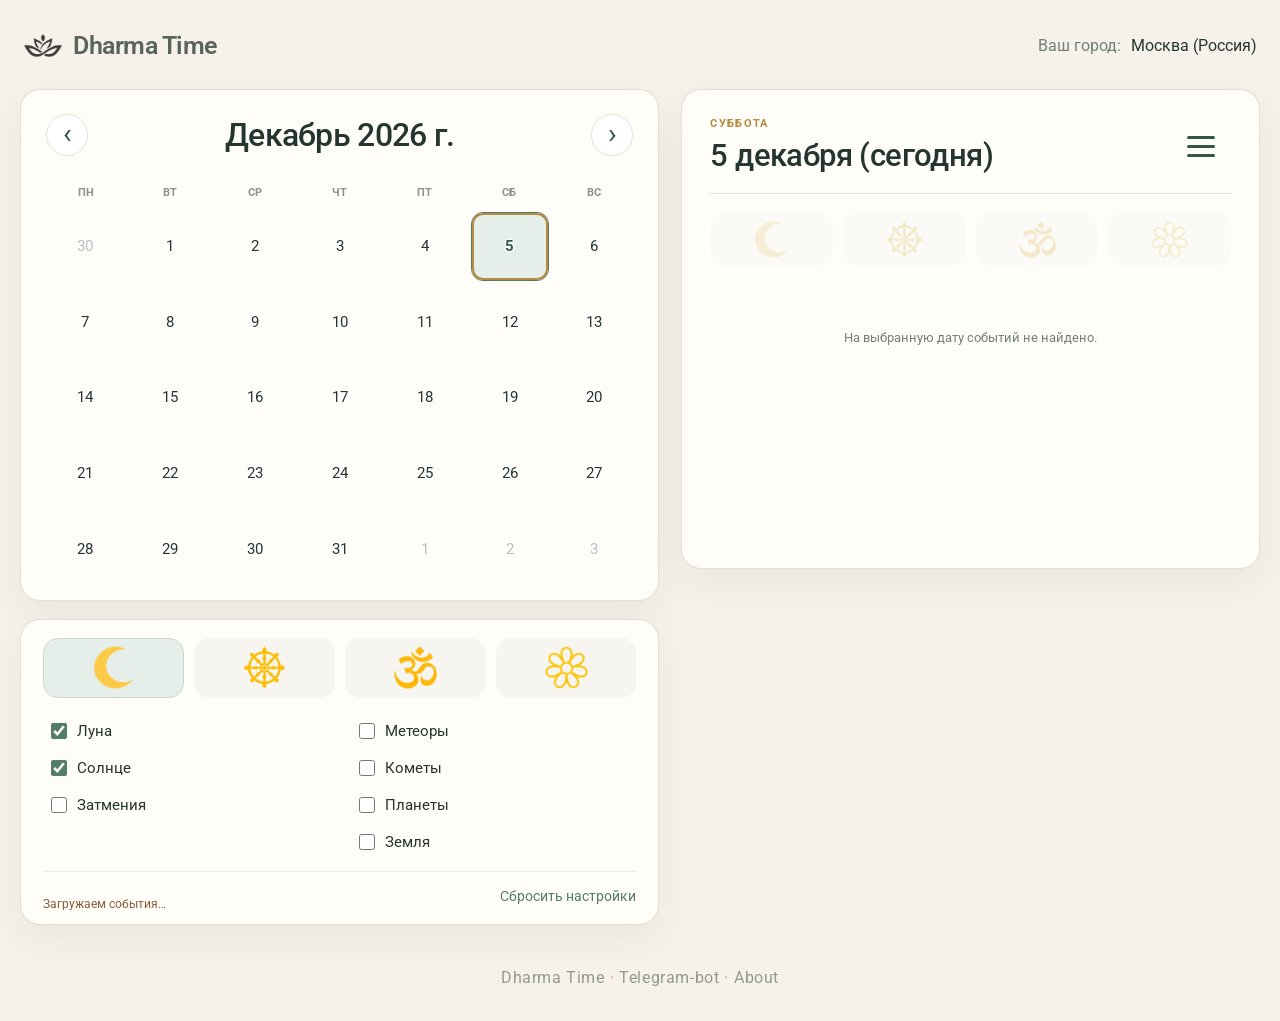
<file: index.html>
<!doctype html>
<html lang="ru">
<head>
  <meta charset="utf-8">
  <meta name="viewport" content="width=device-width, initial-scale=1">
  <meta name="theme-color" content="#f6f2e9">
  <meta name="description" content="Dharma Time — календарь астрономических явлений, лунных циклов и дат духовных традиций. Изучайте календарные события с учётом выбранного города.">
  <link rel="canonical" href="https://tssrkt.github.io/Dharma_Time/">
  <meta property="og:type" content="website">
  <meta property="og:site_name" content="Dharma Time">
  <meta property="og:title" content="Dharma Time — астрономический и духовный календарь">
  <meta property="og:description" content="Календарь астрономических явлений, лунных циклов и дат духовных традиций с учётом выбранного города.">
  <meta property="og:url" content="https://tssrkt.github.io/Dharma_Time/">
  <meta property="og:image" content="https://tssrkt.github.io/Dharma_Time/img/lotus.png">
  <meta property="og:image:alt" content="Логотип Dharma Time — лотос">
  <meta property="og:locale" content="ru_RU">
  <meta name="twitter:card" content="summary">
  <meta name="twitter:title" content="Dharma Time — астрономический и духовный календарь">
  <meta name="twitter:description" content="Календарь астрономических явлений, лунных циклов и дат духовных традиций.">
  <title>Dharma Time — астрономический и духовный календарь</title>
  <link rel="icon" href="assets/flower.svg" type="image/svg+xml">
  <link rel="preconnect" href="https://fonts.googleapis.com">
  <link rel="preconnect" href="https://fonts.gstatic.com" crossorigin>
  <link href="https://fonts.googleapis.com/css2?family=Roboto:wght@400;500;600;700&display=swap" rel="stylesheet">
  <link rel="stylesheet" href="styles.css">
  <script src="app.js" defer></script>
</head>
<body>
  <main class="app-shell">
    <header class="site-header">
      <a class="brand" href="./" aria-label="Dharma Time — на главную"><img class="brand-mark" src="img/lotus.png" alt="" aria-hidden="true"><span>Dharma Time</span></a>
      <div class="city-picker"><label for="city-search">Ваш город:</label><div class="city-search-wrap"><input id="city-search" type="text" value="Москва" autocomplete="off" aria-autocomplete="list" aria-controls="city-results" aria-expanded="false"><ul id="city-results" class="city-results" role="listbox" hidden></ul></div></div>
    </header>
    <div class="workspace">
      <section class="calendar-column" aria-label="Календарь и настройки">
        <div class="calendar-panel panel">
          <div class="month-toolbar">
            <button class="icon-button month-step" id="previous-month" type="button" aria-label="Предыдущий месяц">‹</button>
            <div class="month-heading"><h1 id="month-title">Загрузка календаря…</h1></div>
            <button class="icon-button month-step" id="next-month" type="button" aria-label="Следующий месяц">›</button>
          </div>
          <div class="weekday-row" aria-hidden="true"><span>Пн</span><span>Вт</span><span>Ср</span><span>Чт</span><span>Пт</span><span>Сб</span><span>Вс</span></div>
          <div class="calendar-grid" id="calendar-grid" role="grid" aria-label="Дни месяца"></div>
        </div>
        <section class="settings-panel panel" aria-label="Выбор календарей">
          <div class="category-tabs" id="settings-categories" aria-label="Категории календарей">
            <button class="image-tab is-active" type="button" data-category="astronomy" aria-label="Астрономические календари" aria-pressed="true"><img src="img/01.png" alt=""></button>
            <button class="image-tab" type="button" data-category="buddhism" aria-label="Буддийские календари" aria-pressed="false"><img src="img/02.png" alt=""></button>
            <button class="image-tab" type="button" data-category="hindu" aria-label="Индуистские календари" aria-pressed="false"><img src="img/03.png" alt=""></button>
            <button class="image-tab" type="button" data-category="misc" aria-label="Другие календари" aria-pressed="false"><img src="img/04.png" alt=""></button>
          </div>
          <div id="module-list" class="module-list"></div>
          <div class="settings-footer"><button id="reset-settings" class="text-button" type="button">Сбросить настройки</button></div>
          <p class="status-message" id="calendar-status" role="status" aria-live="polite"></p>
        </section>
      </section>
      <section class="day-panel panel" aria-label="События выбранного дня">
        <div class="day-menu-wrap">
          <button class="day-menu-button" id="day-menu-button" type="button" aria-label="Открыть меню" aria-haspopup="true" aria-expanded="false" aria-controls="day-menu">
            <span></span><span></span><span></span>
          </button>
          <nav class="day-menu" id="day-menu" aria-label="Главное меню" hidden>
            <button class="day-menu-item" id="language-toggle" type="button" aria-label="Switch to English" title="Switch to English">ENGLISH</button>
            <button class="day-menu-item" id="theme-toggle" type="button" aria-pressed="false">DARK THEME</button>
            <a class="day-menu-item" href="https://t.me/dharma_time_bot" target="_blank" rel="noopener noreferrer">TELEGRAM-BOT</a>
            <a class="day-menu-item" href="about.html">ABOUT</a>
          </nav>
        </div>
        <div class="day-heading"><p class="eyebrow" id="day-weekday"></p><h2 id="day-title">Выберите дату</h2></div>
        <div class="category-tabs event-tabs" id="event-categories" aria-label="Категории событий">
          <button class="image-tab is-active" type="button" data-category="astronomy" aria-label="Астрономические события" aria-pressed="true" disabled><img src="img/01.png" alt=""></button>
          <button class="image-tab" type="button" data-category="buddhism" aria-label="Буддийские события" aria-pressed="false" disabled><img src="img/02.png" alt=""></button>
          <button class="image-tab" type="button" data-category="hindu" aria-label="Индуистские события" aria-pressed="false" disabled><img src="img/03.png" alt=""></button>
          <button class="image-tab" type="button" data-category="misc" aria-label="Другие события" aria-pressed="false" disabled><img src="img/04.png" alt=""></button>
        </div>
        <div id="day-events" class="event-list"></div>
        <p class="empty-state" id="day-empty">Выберите дату в календаре.</p>
        <p class="status-message" id="day-status" role="status" aria-live="polite"></p>
      </section>
    </div>
    <footer class="site-footer"><a href="./">Dharma Time</a><span aria-hidden="true">·</span><a href="https://t.me/dharma_time_bot" target="_blank" rel="noopener noreferrer">Telegram-bot</a><span aria-hidden="true">·</span><a href="about.html">About</a></footer>
  </main>
</body>
</html>
</file>
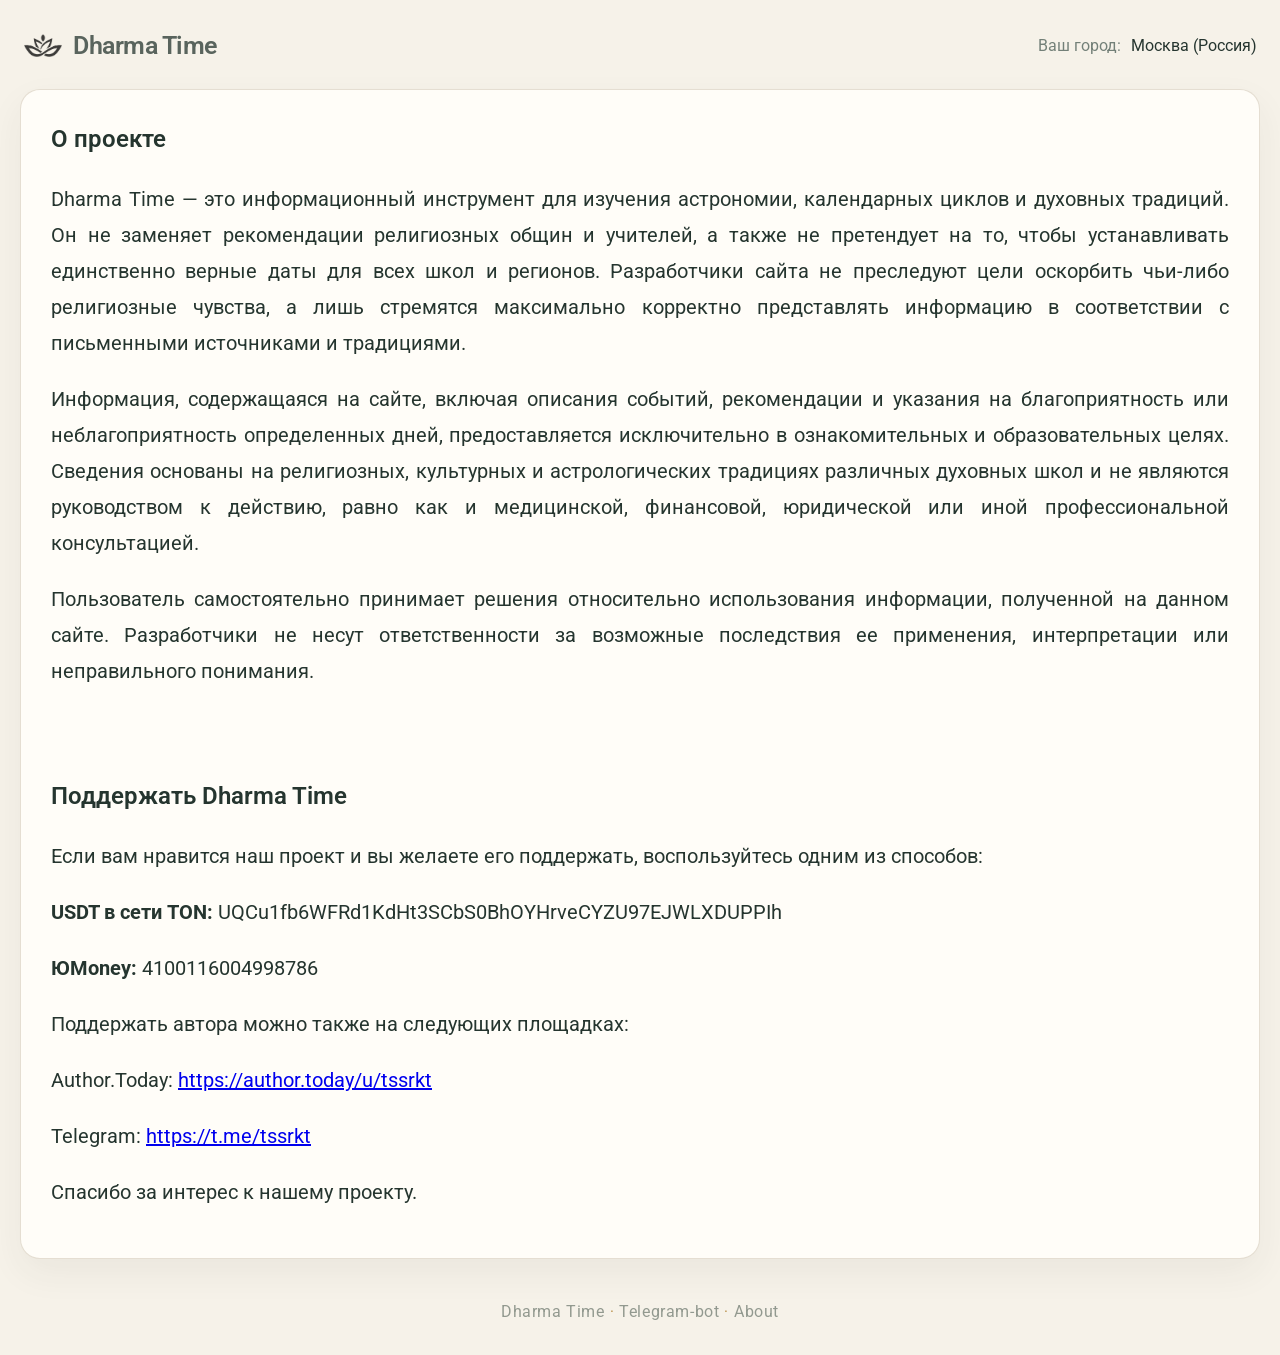
<file: about.html>
<!doctype html>
<html lang="ru">
<head>
  <meta charset="utf-8">
  <meta name="viewport" content="width=device-width, initial-scale=1">
  <meta name="theme-color" content="#f6f2e9">
  <meta name="description" content="О проекте Dharma Time: назначение календаря, принципы представления дат разных духовных традиций и ограничения информационных материалов.">
  <link rel="canonical" href="https://tssrkt.github.io/Dharma_Time/about.html">
  <meta property="og:type" content="website">
  <meta property="og:site_name" content="Dharma Time">
  <meta property="og:title" content="О проекте Dharma Time — описание календаря">
  <meta property="og:description" content="Зачем создан Dharma Time, как представляются даты разных духовных традиций и для чего предназначена информация календаря.">
  <meta property="og:url" content="https://tssrkt.github.io/Dharma_Time/about.html">
  <meta property="og:image" content="https://tssrkt.github.io/Dharma_Time/img/lotus.png">
  <meta property="og:image:alt" content="Логотип Dharma Time — лотос">
  <meta property="og:locale" content="ru_RU">
  <meta name="twitter:card" content="summary">
  <meta name="twitter:title" content="О проекте Dharma Time — описание календаря">
  <meta name="twitter:description" content="Назначение календаря Dharma Time, принципы представления дат и ограничения информационных материалов.">
  <title>О проекте Dharma Time — описание календаря</title>
  <link rel="icon" href="assets/flower.svg" type="image/svg+xml">
  <link rel="preconnect" href="https://fonts.googleapis.com">
  <link rel="preconnect" href="https://fonts.gstatic.com" crossorigin>
  <link href="https://fonts.googleapis.com/css2?family=Roboto:wght@400;500;600;700&display=swap" rel="stylesheet">
  <link rel="stylesheet" href="styles.css">
  <script src="about.js" defer></script>
</head>
<body>
  <main class="app-shell">
    <header class="site-header">
      <a class="brand" href="./" aria-label="Dharma Time — на главную"><img class="brand-mark" src="img/lotus.png" alt="" aria-hidden="true"><span>Dharma Time</span></a>
      <div class="city-picker"><label for="city-search">Ваш город:</label><div class="city-search-wrap"><input id="city-search" type="text" value="Москва" autocomplete="off" aria-autocomplete="list" aria-controls="city-results" aria-expanded="false"><ul id="city-results" class="city-results" role="listbox" hidden></ul></div></div>
    </header>
    <section class="about-panel panel" aria-labelledby="about-title">
      <h1 id="about-title">About</h1>
      <div class="about-content" data-locale="ru">
        <p>Dharma Time — это информационный инструмент для изучения астрономии, календарных циклов и духовных традиций. Он не заменяет рекомендации религиозных общин и учителей, а также не претендует на то, чтобы устанавливать единственно верные даты для всех школ и регионов. Разработчики сайта не преследуют цели оскорбить чьи-либо религиозные чувства, а лишь стремятся максимально корректно представлять информацию в соответствии с письменными источниками и традициями.</p>
        <p>Информация, содержащаяся на сайте, включая описания событий, рекомендации и указания на благоприятность или неблагоприятность определенных дней, предоставляется исключительно в ознакомительных и образовательных целях. Сведения основаны на религиозных, культурных и астрологических традициях различных духовных школ и не являются руководством к действию, равно как и медицинской, финансовой, юридической или иной профессиональной консультацией.</p>
        <p>Пользователь самостоятельно принимает решения относительно использования информации, полученной на данном сайте. Разработчики не несут ответственности за возможные последствия ее применения, интерпретации или неправильного понимания.</p>
        <p aria-hidden="true">&nbsp;</p>
        <h2>Поддержать Dharma Time</h2>
        <p>Если вам нравится наш проект и вы желаете его поддержать, воспользуйтесь одним из способов:</p>
        <p><strong>USDT в сети TON:</strong> <button type="button" class="copy-value" data-copy-value="UQCu1fb6WFRd1KdHt3SCbS0BhOYHrveCYZU97EJWLXDUPPIh" data-copy-kind="address">UQCu1fb6WFRd1KdHt3SCbS0BhOYHrveCYZU97EJWLXDUPPIh</button></p>
        <p><strong>ЮMoney:</strong> <button type="button" class="copy-value" data-copy-value="4100116004998786" data-copy-kind="number">4100116004998786</button></p>
        <p>Поддержать автора можно также на следующих площадках:</p>
        <p>Author.Today: <a href="https://author.today/u/tssrkt" target="_blank" rel="noopener noreferrer">https://author.today/u/tssrkt</a></p>
        <p>Telegram: <a href="https://t.me/tssrkt" target="_blank" rel="noopener noreferrer">https://t.me/tssrkt</a></p>
        <p>Спасибо за интерес к нашему проекту.</p>
      </div>
      <div class="about-content" data-locale="en" hidden>
        <p>Dharma Time is an informational tool for studying astronomy, calendar cycles, and spiritual traditions. It does not replace the guidance of religious communities and teachers, nor does it claim to establish universally correct dates for all schools and regions. The site's developers do not seek to offend anyone's religious feelings; they only strive to present information as accurately as possible in accordance with written sources and traditions.</p>
        <p>The information contained on the site, including event descriptions, recommendations, and indications of whether certain days are favorable or unfavorable, is provided solely for informational and educational purposes. The information is based on the religious, cultural, and astrological traditions of various spiritual schools and is not a guide to action, nor is it medical, financial, legal, or other professional advice.</p>
        <p>Users make their own decisions regarding the use of information obtained from this site. The developers are not responsible for any possible consequences of its use, interpretation, or misunderstanding.</p>
        <p aria-hidden="true">&nbsp;</p>
        <h2>Support Dharma Time</h2>
        <p>If you like our project and would like to support it, please use one of the following methods:</p>
        <p><strong>USDT on the TON network:</strong> <button type="button" class="copy-value" data-copy-value="UQCu1fb6WFRd1KdHt3SCbS0BhOYHrveCYZU97EJWLXDUPPIh" data-copy-kind="address">UQCu1fb6WFRd1KdHt3SCbS0BhOYHrveCYZU97EJWLXDUPPIh</button></p>
        <p><strong>ЮMoney:</strong> <button type="button" class="copy-value" data-copy-value="4100116004998786" data-copy-kind="number">4100116004998786</button></p>
        <p>You can also support the author on the following platforms:</p>
        <p>Author.Today: <a href="https://author.today/u/tssrkt" target="_blank" rel="noopener noreferrer">https://author.today/u/tssrkt</a></p>
        <p>Telegram: <a href="https://t.me/tssrkt" target="_blank" rel="noopener noreferrer">https://t.me/tssrkt</a></p>
        <p>Thank you for your interest in our project.</p>
      </div>
    </section>
    <div id="copy-toast" class="copy-toast" role="status" aria-live="polite" hidden></div>
    <footer class="site-footer"><a href="./">Dharma Time</a><span aria-hidden="true">·</span><a href="https://t.me/dharma_time_bot" target="_blank" rel="noopener noreferrer">Telegram-bot</a><span aria-hidden="true">·</span><a href="about.html">About</a></footer>
  </main>
</body>
</html>
</file>
<file: styles.css>
:root {
  color-scheme: light;
  --ink: #25352f;
  --muted: #738078;
  --paper: #f6f2e9;
  --panel: #fffdf8;
  --line: #e8e2d5;
  --green: #527d69;
  --green-dark: #315846;
  --gold: #b78b42;
  --soft-green: #e5eee8;
  --shadow: 0 14px 36px rgba(44, 58, 49, .06);
  font-family: "Roboto", Arial, sans-serif;
}
* { box-sizing: border-box; }
body { margin: 0; background: var(--paper); color: var(--ink); }
button { font: inherit; }
button:focus-visible, a:focus-visible, input:focus-visible { outline: 3px solid #c49a4b; outline-offset: 3px; }
.app-shell { width: min(1240px, calc(100% - 40px)); margin: 0 auto; }
.site-header { display: flex; align-items: center; justify-content: space-between; gap: 20px; padding: 26px 4px 24px; }
.brand { display: inline-flex; align-items: center; gap: 11px; text-decoration: none; color: var(--ink); font-size: 25px; font-weight: 600; letter-spacing: -.5px; opacity: .75; transition: opacity .2s ease; }
.brand:hover, .brand:focus-visible { opacity: 1; }
.brand-mark { display: block; width: 38px; height: 38px; object-fit: contain; flex: 0 0 auto; }
.city-picker { margin-left: auto; display: flex; align-items: center; justify-content: flex-end; gap: 10px; color: var(--muted); font-size: 16px; }
.city-picker label { white-space: nowrap; }
.city-search-wrap { position: relative; flex: 0 0 auto; width: max-content; min-width: 20px; }
#city-search { display: block; width: auto; min-width: 20px; max-width: none; padding: 10px 0; border: 0; border-radius: 0; outline: none; box-shadow: none; background: var(--paper); color: var(--ink); font: inherit; text-align: right; white-space: nowrap; }
#city-search:focus, #city-search:focus-visible { outline: none; box-shadow: none; }
.city-results { position: absolute; z-index: 50; top: calc(100% + 5px); left: auto; right: 0; width: max-content; min-width: min(220px, 80vw); max-width: min(320px, 80vw); max-height: 300px; overflow-y: auto; margin: 0; padding: 5px; list-style: none; border: 1px solid var(--line); border-radius: 11px; background: var(--panel); box-shadow: 0 12px 30px rgba(37,53,47,.15); }
.city-results[hidden] { display: none; }
.city-result { width: 100%; padding: 10px; border: 0; border-radius: 7px; background: transparent; color: var(--ink); text-align: left; cursor: pointer; font-size: 13px; line-height: 1.4; }
.city-result:hover, .city-result:focus-visible { background: var(--soft-green); }
.workspace { display: grid; grid-template-columns: minmax(0, 1.05fr) minmax(350px, .95fr); align-items: start; gap: 22px; }
.calendar-column { display: grid; gap: 18px; min-width: 0; }
.panel { background: var(--panel); border: 1px solid rgba(220, 213, 198, .75); border-radius: 20px; box-shadow: var(--shadow); }
.calendar-panel { padding: 24px 25px 17px; }
.month-toolbar { display: grid; grid-template-columns: 42px 1fr 42px; align-items: center; gap: 12px; margin-bottom: 25px; }
.month-heading { text-align: center; }
.month-heading h1 { margin: 0; font-size: clamp(25px, 3vw, 32px); font-weight: 500; letter-spacing: -.7px; }
.icon-button { display: grid; place-items: center; padding: 0 0 4px; width: 42px; height: 42px; border: 1px solid var(--line); border-radius: 50%; background: #fff; color: var(--green-dark); cursor: pointer; font-size: 29px; line-height: 1; transition: background .15s, border-color .15s; }
.icon-button:hover { background: var(--soft-green); border-color: #cbd9ce; }
.text-button:hover { color: var(--green-dark); text-decoration: underline; }
.weekday-row, .calendar-grid { display: grid; grid-template-columns: repeat(7, minmax(0, 1fr)); gap: 5px; }
.weekday-row { margin-bottom: 8px; color: #8b948d; font-size: 11px; font-weight: 700; text-align: center; text-transform: uppercase; }
.weekday-row span { padding: 5px 0; }
.calendar-grid { min-height: 260px; }
.calendar-day { position: relative; display: flex; align-items: center; justify-content: center; min-width: 0; aspect-ratio: 1 / .88; border: 1px solid transparent; border-radius: 12px; background: transparent; color: var(--ink); cursor: pointer; font-size: 14px; transition: background .15s, border-color .15s; }
.calendar-day:hover { background: #f3f0e7; }
.calendar-day.is-outside { color: #b8beb8; }
.calendar-day.is-today:not(.is-selected) { outline: 2px solid var(--gold); outline-offset: -3px; font-weight: 700; }
.calendar-day.has-regular-events::before { content: ""; position: absolute; top: 50%; left: 50%; width: 38px; height: 38px; max-width: calc(100% - 4px); max-height: calc(100% - 4px); border: 1.5px solid var(--green); border-radius: 50%; transform: translate(-50%, -50%); pointer-events: none; }
.calendar-day.is-moon-phase { isolation: isolate; font-size: 14px; line-height: 1; padding: 0; }
.calendar-day.is-moon-phase::before { content: attr(data-moon-phase-emoji); position: absolute; top: 50%; left: 50%; display: flex; align-items: center; justify-content: center; width: 1.2em; height: 1.2em; max-width: none; max-height: none; border: 0; border-radius: 0; transform: translate(-50%, -50%); font-size: 42px; line-height: 1; opacity: .75; z-index: 0; pointer-events: none; }
.calendar-day.is-moon-phase::after { content: ""; position: absolute; top: 50%; left: 50%; width: 42px; height: 42px; border: 1.5px solid var(--green); border-radius: 50%; transform: translate(-50%, -50%); opacity: 1; z-index: 0; pointer-events: none; }
.calendar-day .day-number { position: relative; z-index: 1; opacity: 1; text-shadow: -1px 0 #fff, 1px 0 #fff, 0 -1px #fff, 0 1px #fff, 0 0 3px #fff, 0 0 5px rgba(255,255,255,.95); }
.calendar-day.is-moon-phase .day-number { font-weight: 700; }
.calendar-day.is-selected { border-color: var(--green); background: var(--soft-green); color: var(--green-dark); font-weight: 700; }
.calendar-day.is-selected.is-today { outline: 2px solid var(--gold); outline-offset: -3px; }
.calendar-day.has-events { z-index: 1; }
.name-days-card .name-day-line { margin: 0; color: #65736a; font-size: 17px; line-height: 1.7; }
.name-days-card .name-day-line + .name-day-line { margin-top: 2px; }
.calendar-day.has-events:hover, .calendar-day.has-events:focus-visible { z-index: 10; }
.event-tooltip { position: absolute; z-index: 20; left: 50%; bottom: calc(100% + 7px); display: none; width: max-content; min-width: 150px; max-width: min(260px, 70vw); padding: 9px 12px; border: 1px solid var(--line); border-radius: 10px; background: #fffdf8; box-shadow: 0 8px 24px rgba(37, 53, 47, .16); color: var(--ink); text-align: left; white-space: normal; pointer-events: none; transform: translateX(-50%); font-weight: 400; }
.event-tooltip, .event-tooltip * { font-weight: 400; }
.event-tooltip-list { display: grid; gap: 5px; margin: 0; padding-left: 16px; list-style: disc; font-size: 11px; line-height: 1.4; }
.calendar-day.has-events:hover .event-tooltip, .calendar-day.has-events:focus-visible .event-tooltip { display: block; }
.calendar-day:nth-child(7n + 1) .event-tooltip { left: 0; transform: none; }
.calendar-day:nth-child(7n) .event-tooltip { left: auto; right: 0; transform: none; }
.status-message { margin: 9px 0 0; color: #8a5c37; font-size: 12px; line-height: 1.5; }
.status-message:empty { display: none; }
.settings-panel { position: relative; padding: 18px 22px 16px; }
#calendar-status { position: absolute; left: 22px; bottom: 12px; width: calc(100% - 130px); margin: 0; white-space: pre-line; line-height: calc(1.04em + 2px); }
.category-tabs { display: grid; grid-template-columns: repeat(4, minmax(0, 1fr)); gap: 10px; }
.image-tab { display: grid; place-items: center; min-height: 60px; padding: 6px; border: 1px solid transparent; border-radius: 15px; background: #f7f5ef; cursor: pointer; transition: transform .15s, background .15s, border-color .15s; }
.image-tab img { width: 43px; height: 43px; display: block; }
.image-tab:hover:not(:disabled) { transform: translateY(-1px); }
.image-tab.is-active { background: var(--soft-green); border-color: #c9d8ce; }
.image-tab:disabled { opacity: .3; cursor: not-allowed; filter: grayscale(.5); }
.module-list { display: grid; gap: 4px; margin-top: 15px; }
.module-list.is-buddhism { grid-template-columns: repeat(2, minmax(0, 1fr)); align-items: start; column-gap: 22px; }
.astronomy-module-columns { display: grid; grid-template-columns: repeat(2, minmax(0, 1fr)); align-items: start; column-gap: 22px; }
.astronomy-module-column { min-width: 0; }
.misc-module-columns { display: grid; grid-template-columns: repeat(2, minmax(0, 1fr)); align-items: start; column-gap: 22px; }
.hindu-module-columns { display: grid; grid-template-columns: repeat(2, minmax(0, 1fr)); align-items: start; column-gap: 22px; }
.hindu-module-columns.hindu-no-dependent { grid-template-columns: minmax(0, 1fr); }
.hindu-module-column { min-width: 0; }
.hindu-dependent-options { padding-left: 12px; }
.misc-module-column { min-width: 0; }
.module-list.is-buddhism .module-group { border-top: 0; padding-top: 0; }
.module-group { border-top: 1px solid #f0ece3; padding-top: 9px; }
.module-group:first-child { border-top: 0; padding-top: 0; }
.module-group summary { cursor: pointer; color: #53645a; font-size: 14px; font-weight: 700; padding: 5px 1px 7px; }
.module-option-child-row { margin-left: 18px; }
.module-option-child-row .module-option-child { padding-left: 8px; }
.module-option-row { display: flex; align-items: center; gap: 4px; min-width: 0; }
.module-option-row > .module-option { flex: 0 1 auto; min-width: 0; }
.module-option-row .module-option-child { flex: 0 0 auto; white-space: nowrap; padding-left: 5px; padding-right: 5px; }
.module-option { display: flex; align-items: center; gap: 10px; min-height: 37px; padding: 6px 8px; border-radius: 9px; cursor: pointer; font-size: 15px; line-height: 1.35; }
.module-option:hover { background: #f8f6f0; }
.module-option input { width: 16px; height: 16px; margin: 0; accent-color: var(--green); flex: 0 0 auto; }
.module-children { margin: 1px 0 5px 18px; padding-left: 8px; border-left: 1px solid #e7e2d7; }
.hindu-lunar-month-mode { display: flex; flex-wrap: wrap; gap: 8px 14px; margin: 0 0 10px; padding: 0; border: 0; }
.module-subchildren { margin-top: 0; margin-bottom: 3px; }
.module-children .module-option { min-height: 32px; padding-top: 4px; padding-bottom: 4px; }
.module-folder { margin: 2px 0; }
.module-folder > summary { cursor: pointer; color: #53645a; font-size: 14px; font-weight: 700; line-height: 1.35; padding: 5px 1px 7px; }
.module-folder[open] > summary { color: #53645a; }
.settings-footer { display: flex; justify-content: flex-end; margin-top: 10px; padding-top: 12px; border-top: 1px solid #f0ece3; }
.text-button { border: 0; padding: 4px 0; background: transparent; color: var(--green); font-size: 14px; cursor: pointer; }
.day-panel { position: relative; min-height: 480px; padding: 27px 28px 24px; }
.day-menu-wrap { position: absolute; top: 18px; right: 20px; z-index: 30; }
.day-menu-button { display: flex; flex-direction: column; align-items: center; justify-content: center; gap: 6px; width: 76px; height: 76px; padding: 16px; border: 1px solid transparent; border-radius: 10px; background: transparent; color: var(--green-dark); cursor: pointer; }
.day-menu-button:hover, .day-menu-button[aria-expanded="true"] { background: var(--soft-green); border-color: var(--line); }
.day-menu-button span { display: block; width: 28.5px; height: 3px; border-radius: 2px; background: currentColor; }
.day-menu { position: absolute; top: calc(100% + 7px); right: 0; display: grid; gap: 2px; width: max-content; min-width: 174px; padding: 6px; border: 1px solid var(--line); border-radius: 12px; background: var(--panel); box-shadow: 0 12px 30px rgba(37, 53, 47, .16); }
.day-menu[hidden] { display: none; }
.day-menu-item { display: block; width: 100%; padding: 10px 12px; border: 0; border-radius: 7px; background: transparent; color: var(--ink); font: inherit; font-size: 12px; font-weight: 700; letter-spacing: .055em; line-height: 1.3; text-align: left; text-decoration: none; white-space: nowrap; }
.day-menu-item:not(:disabled) { cursor: pointer; }
.day-menu-item:not(:disabled):hover, .day-menu-item:not(:disabled):focus-visible { background: var(--soft-green); color: var(--green-dark); }
.day-menu-item:disabled { color: var(--muted); opacity: .65; cursor: not-allowed; }
.day-heading { padding: 0 90px 19px 0; border-bottom: 1px solid var(--line); }
.eyebrow { margin: 0 0 7px; color: var(--gold); font-size: 11px; font-weight: 700; letter-spacing: .12em; text-transform: uppercase; }
.day-heading h2 { margin: 0; font-size: clamp(24px, 2.8vw, 31px); font-weight: 500; letter-spacing: -.6px; }
.event-tabs { margin: 18px 0 20px; }
.event-tabs .image-tab { min-height: 54px; background: #f8f6f1; }
.event-tabs .image-tab img { width: 37px; height: 37px; }
.event-tabs .image-tab.is-active:not(:disabled) { background: var(--soft-green); }
.event-list { display: grid; gap: 13px; }
.event-card { padding: 16px 17px; border: 1px solid var(--line); border-radius: 14px; background: #fffefa; }
.event-title { margin: 0 0 8px; font-size: 19px; line-height: 1.5; font-weight: 750; letter-spacing: .015em; text-transform: uppercase; }
.event-summary, .event-description { margin: 0; color: #65736a; font-size: 17px; line-height: 1.7; text-align: justify; overflow-wrap: anywhere; }
.event-summary { white-space: pre-line; }
.event-description { margin-top: 9px; white-space: pre-line; }
.event-collapsed { display: -webkit-box; -webkit-box-orient: vertical; -webkit-line-clamp: 3; overflow: hidden; white-space: pre-line; }
.moon-summary { white-space: pre-line; text-align: left; }
.event-date { margin: 0 0 7px; color: #8a948d; font-size: 11px; }
.event-toggle { margin-top: 11px; border: 0; background: none; color: var(--green); cursor: pointer; font-size: 12px; font-weight: 700; padding: 3px 0; }
.event-toggle:hover { text-decoration: underline; }
.empty-state { padding: 28px 12px; color: var(--muted); text-align: center; font-size: 13px; line-height: 1.7; }
.site-footer { padding: 43px 0 34px; text-align: center; color: #92998f; font-size: 15px; letter-spacing: .04em; }
.site-footer span { padding: 0 5px; color: var(--gold); }
.site-footer a { color: inherit; font-size: 16px; text-decoration: none; }
.site-footer a:hover { color: var(--green); text-decoration: underline; }
.about-panel { padding: 28px 30px; min-height: 220px; font-size: 20px; line-height: 1.8; }
.about-panel .about-content { text-align: justify; }
.about-panel h1 { margin: 0 0 10px; font-size: 24px; font-weight: 600; }
.about-panel .about-content h2 { margin: 30px 0 10px; font-size: 24px; font-weight: 600; }
.copy-value { display: inline; padding: 0; border: 0; background: transparent; color: inherit; font: inherit; text-align: left; overflow-wrap: anywhere; cursor: pointer; }
.copy-value:hover, .copy-value:focus-visible { font-weight: 700; }
.copy-toast { position: fixed; z-index: 1000; left: 0; top: 0; max-width: min(320px, calc(100vw - 16px)); padding: 10px 18px; border-radius: 9px; background: var(--green-dark); color: #fff; box-shadow: var(--shadow); text-align: center; font-size: 15px; line-height: 1.5; pointer-events: none; }
.copy-toast[hidden] { display: none; }
.about-placeholder { color: var(--muted); margin: 0; }
@media (min-width: 1100px) { .calendar-grid { gap: 7px; } .calendar-day { font-size: 15px; } }
@media (max-width: 1090px) {
  .day-menu-button { width: 71px; height: 71px; }
}
@media (max-width: 940px) {
  .day-menu-button { width: 66px; height: 66px; }
}
@media (max-width: 450px) {
  .day-menu-button { width: 61px; height: 61px; }
  .site-header { flex-direction: column; align-items: center; gap: 15px; }
  .brand { justify-content: center; }
  .city-picker { margin-left: 0; justify-content: center; flex-wrap: nowrap; }
  #city-search { text-align: left; }
}
@media (max-width: 850px) {
  .app-shell { width: min(660px, calc(100% - 28px)); }
  .site-header { padding: 20px 2px; }
  .city-picker { gap: 6px; font-size: 14px; }
  #city-search { padding: 9px 0; }
  .workspace { grid-template-columns: minmax(0, 1fr); gap: 16px; }
  .day-panel { min-height: 0; padding: 22px 20px; }
  .calendar-panel { padding: 20px 18px 15px; }
  .settings-panel { padding: 16px 17px; }
  .hindu-dependent-options { padding-left: 0; padding-top: 8px; }
  .calendar-grid { min-height: 0; }
  .calendar-day { aspect-ratio: 1 / .82; }
}
@media (max-width: 499px) {
  .module-list.is-buddhism { grid-template-columns: minmax(0, 1fr); }
  .astronomy-module-columns,
  .misc-module-columns,
  .hindu-module-columns { grid-template-columns: minmax(0, 1fr); row-gap: 4px; }
}
@media (max-width: 420px) {
  .app-shell { width: calc(100% - 18px); }
  .site-header { flex-wrap: wrap; }
  .city-picker { flex: 1 1 100%; }
  .city-picker { flex-wrap: wrap; justify-content: flex-end; }
  .calendar-panel { padding: 17px 11px 13px; border-radius: 16px; }
  .month-toolbar { grid-template-columns: 36px 1fr 36px; gap: 7px; margin-bottom: 19px; }
  .icon-button { width: 36px; height: 36px; }
  .month-heading h1 { font-size: 25px; }
  .weekday-row, .calendar-grid { gap: 2px; }
  .weekday-row { font-size: 10px; }
  .calendar-day { border-radius: 9px; font-size: 13px; }
  .calendar-day.has-events::before { width: 35px; height: 35px; }
  .calendar-day.is-moon-phase::before { font-size: 39px; }
  .calendar-day.is-moon-phase::after { width: 39px; height: 39px; }
  .settings-panel { padding: 13px 12px; }
  .category-tabs { gap: 6px; }
  .image-tab { min-height: 53px; border-radius: 12px; }
  .image-tab img { width: 38px; height: 38px; }
  .day-panel { padding: 19px 14px; border-radius: 16px; }
  .event-card { padding: 13px; }
}
@media (max-width: 550px) {
  .calendar-day.has-regular-events::before { width: 34px; height: 34px; }
  .calendar-day.is-moon-phase::before { font-size: 38px; }
  .calendar-day.is-moon-phase::after { width: 38px; height: 38px; }
}
@media (max-width: 500px) {
  .calendar-day { font-size: 13px; }
  .calendar-day.has-regular-events::before { width: 30px; height: 30px; }
  .calendar-day.is-moon-phase::before { font-size: 34px; }
  .calendar-day.is-moon-phase::after { width: 34px; height: 34px; }
}
@media (max-width: 380px) {
  .calendar-day { font-size: 12px; }
  .calendar-day.has-regular-events::before { width: 26px; height: 26px; }
  .calendar-day.is-moon-phase::before { font-size: 30px; }
  .calendar-day.is-moon-phase::after { width: 30px; height: 30px; }
}

/* Dark theme: activated from the day details menu and persisted per browser. */
:root[data-theme="dark"] .brand-mark { filter: brightness(0) invert(1); }
:root[data-theme="dark"] {
  color-scheme: dark;
  --ink: #e7ece8;
  --muted: #a4b0a8;
  --paper: #171c19;
  --panel: #222a25;
  --line: #3a463e;
  --green: #8dbda0;
  --green-dark: #b5dcc3;
  --gold: #d4ad65;
  --soft-green: #304338;
  --shadow: 0 14px 36px rgba(0, 0, 0, .22);
}
:root[data-theme="dark"] body { background: var(--paper); color: var(--ink); }
:root[data-theme="dark"] .panel { border-color: #354139; }
:root[data-theme="dark"] #city-search { background: var(--paper); color: var(--ink); }
:root[data-theme="dark"] .city-results,
:root[data-theme="dark"] .day-menu,
:root[data-theme="dark"] .event-tooltip { background: var(--panel); border-color: var(--line); color: var(--ink); }
:root[data-theme="dark"] .icon-button { background: var(--panel); color: var(--green-dark); }
:root[data-theme="dark"] .icon-button:hover,
:root[data-theme="dark"] .calendar-day:hover { background: #2a352e; border-color: var(--line); }
:root[data-theme="dark"] .calendar-day.is-outside { color: #68766d; }
:root[data-theme="dark"] .calendar-day .day-number { text-shadow: -1px 0 #222a25, 1px 0 #222a25, 0 -1px #222a25, 0 1px #222a25, 0 0 4px #222a25; }
:root[data-theme="dark"] .calendar-day.is-selected { background: var(--soft-green); color: var(--green-dark); }
:root[data-theme="dark"] .weekday-row { color: #9ca99f; }
:root[data-theme="dark"] .image-tab { background: #29322c; }
:root[data-theme="dark"] .image-tab.is-active { background: var(--soft-green); border-color: #4b6a56; }
:root[data-theme="dark"] .module-group,
:root[data-theme="dark"] .settings-footer { border-color: #354139; }
:root[data-theme="dark"] .module-group summary,
:root[data-theme="dark"] .module-folder > summary,
:root[data-theme="dark"] .module-folder[open] > summary { color: #b8c9bd; }
:root[data-theme="dark"] .module-option:hover { background: #2a352e; }
:root[data-theme="dark"] .module-children { border-color: #46554a; }
:root[data-theme="dark"] .name-days-card .name-day-line,
:root[data-theme="dark"] .event-summary,
:root[data-theme="dark"] .event-description { color: #c0cbc3; }
:root[data-theme="dark"] .event-card { background: #252e28; border-color: #3a463e; }
:root[data-theme="dark"] .event-date { color: #a1ada4; }
:root[data-theme="dark"] .day-menu-button { color: var(--green-dark); }
:root[data-theme="dark"] .day-menu-button:hover,
:root[data-theme="dark"] .day-menu-button[aria-expanded="true"],
:root[data-theme="dark"] .day-menu-item:not(:disabled):hover,
:root[data-theme="dark"] .day-menu-item:not(:disabled):focus-visible { background: var(--soft-green); color: var(--green-dark); }
:root[data-theme="dark"] .day-menu-item:disabled { color: var(--muted); }
:root[data-theme="dark"] .event-toggle,
:root[data-theme="dark"] .text-button { color: var(--green); }
:root[data-theme="dark"] .event-toggle:hover,
:root[data-theme="dark"] .text-button:hover { color: var(--green-dark); }
:root[data-theme="dark"] .site-footer { color: #87958b; }
:root[data-theme="dark"] .site-footer a:hover { color: var(--green-dark); }
</file>
